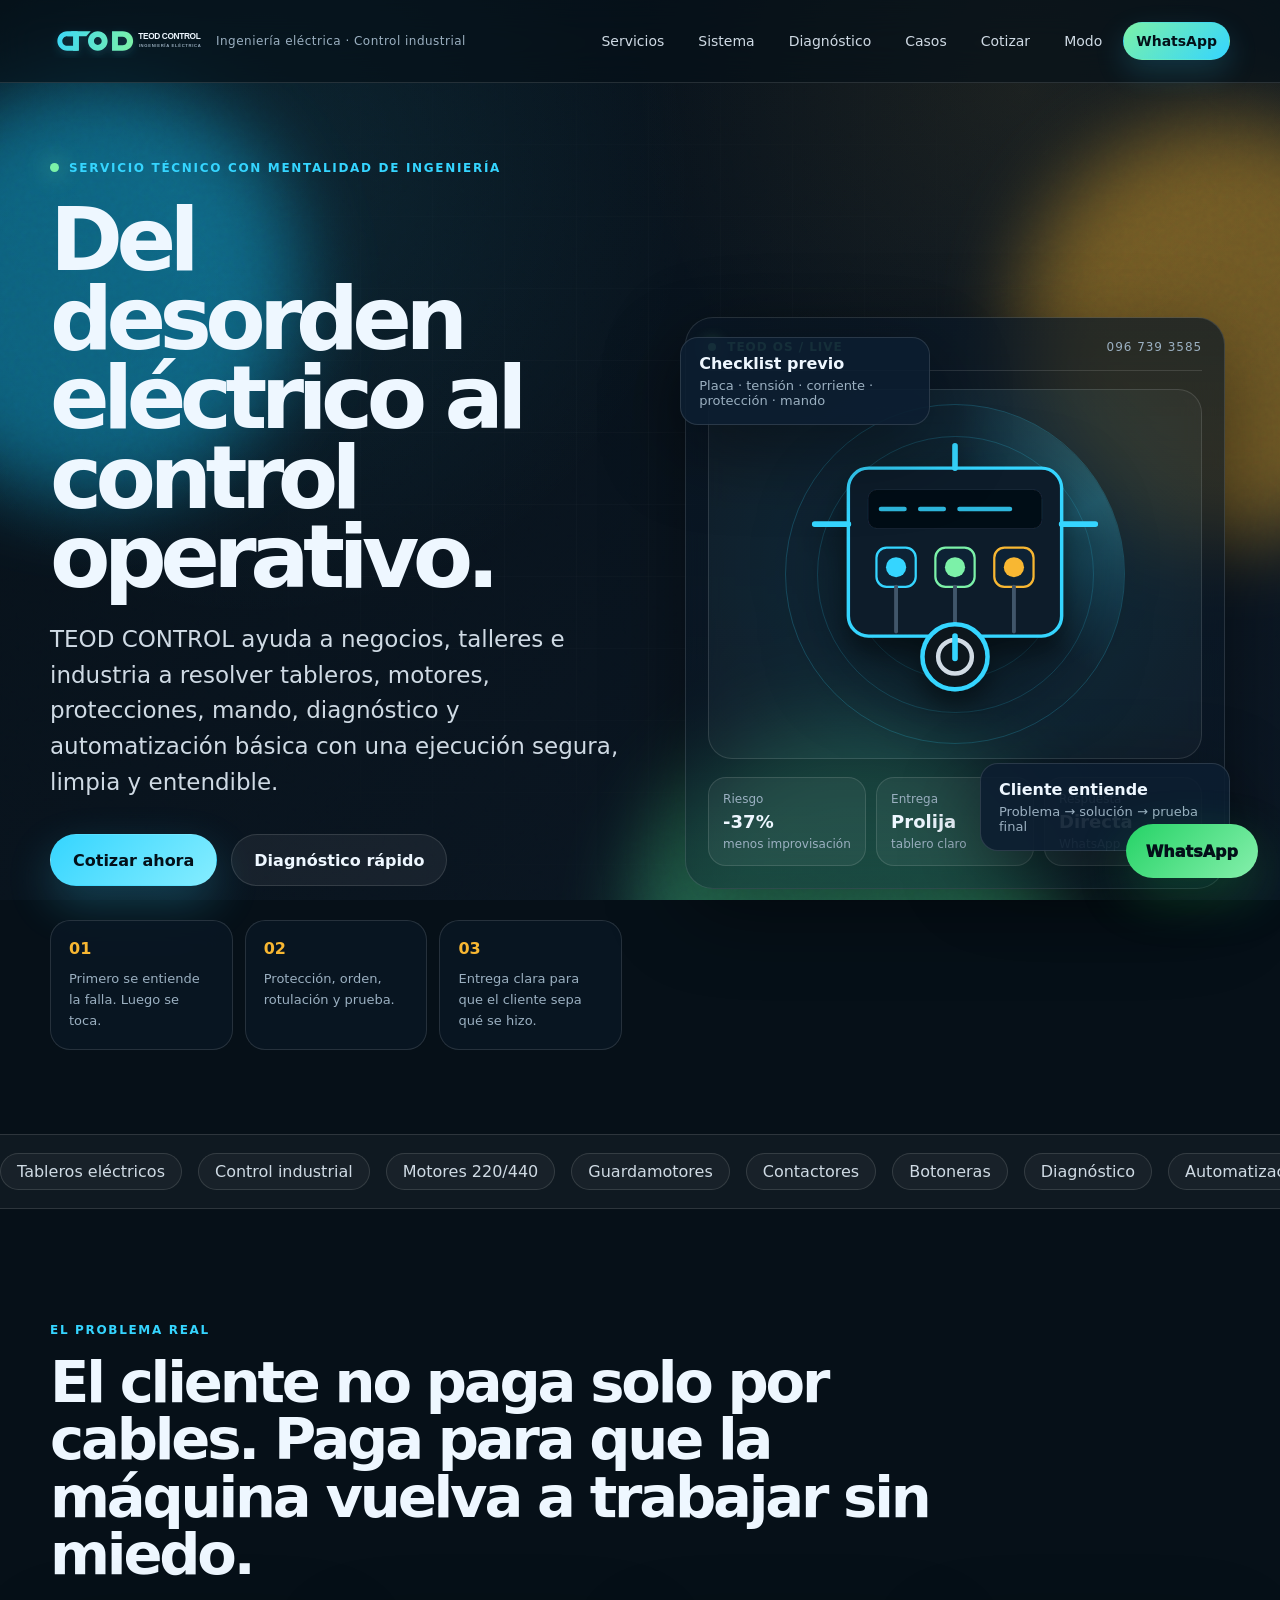
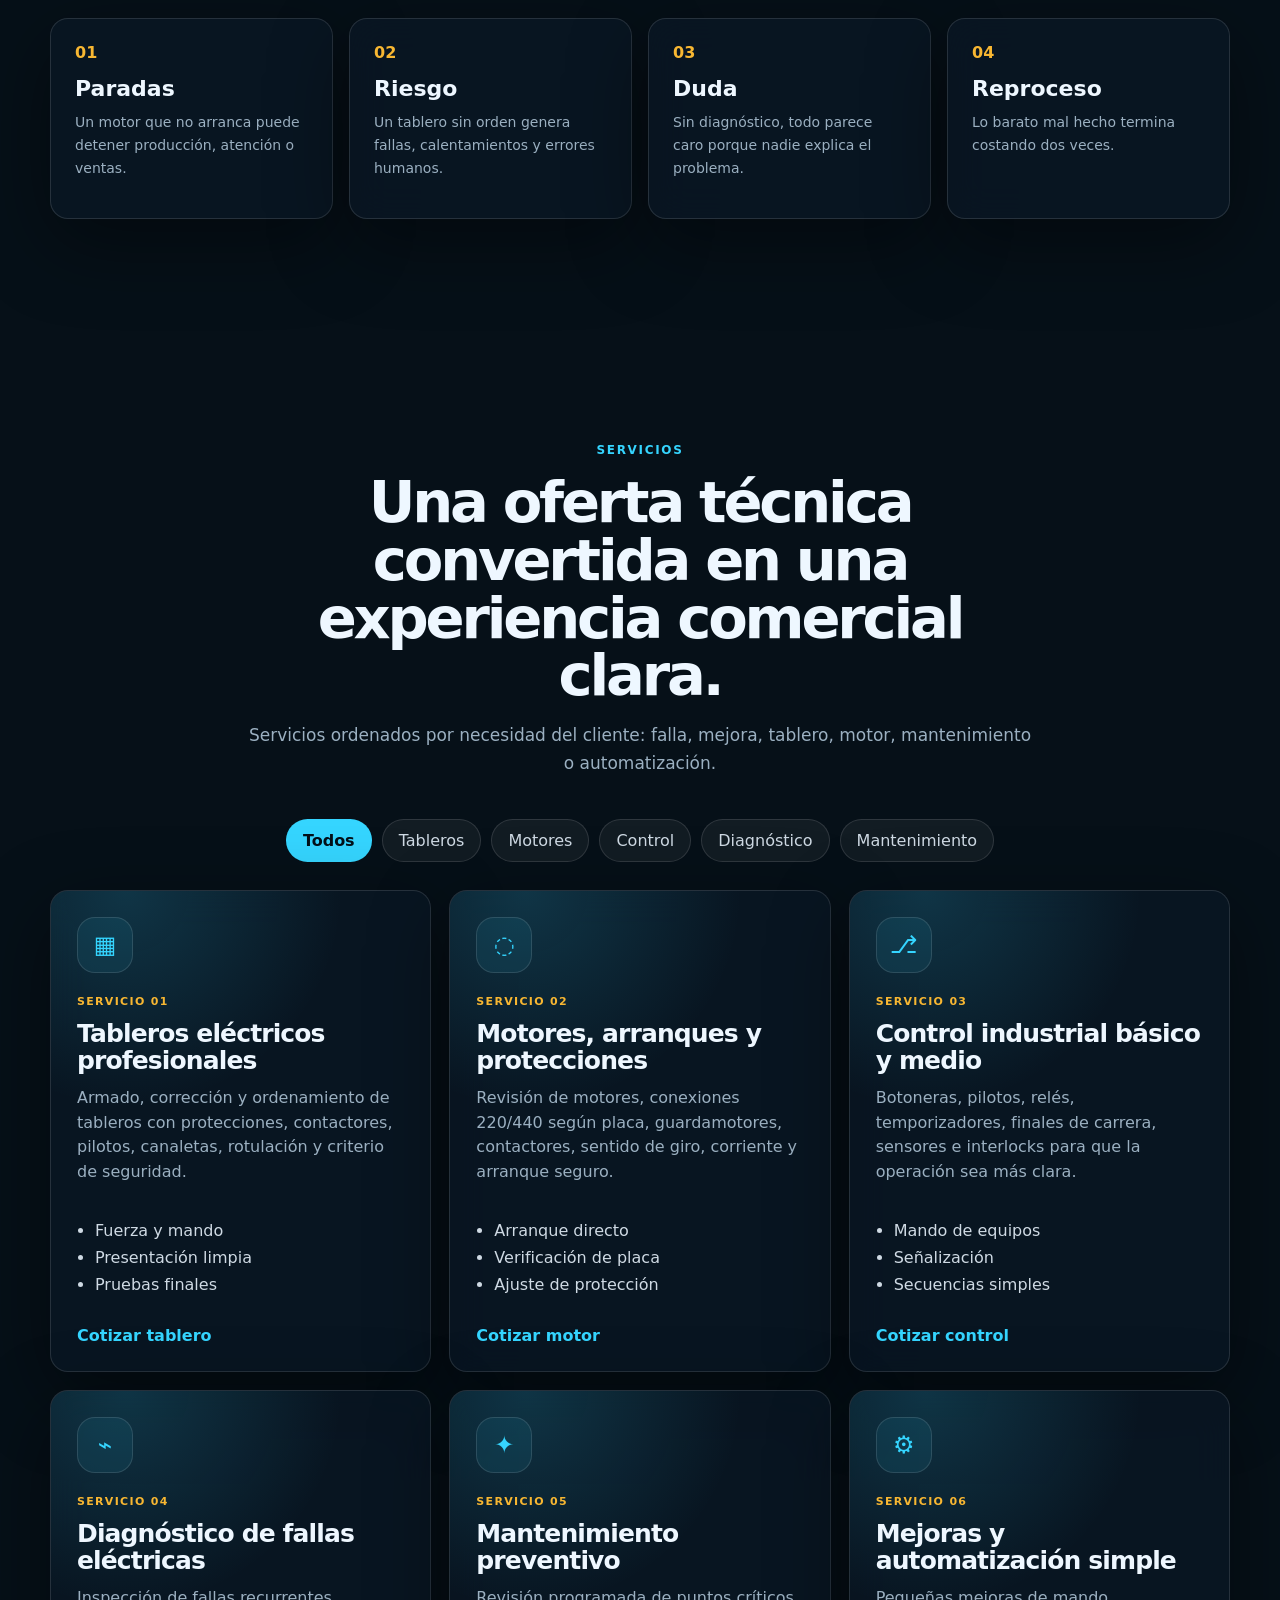
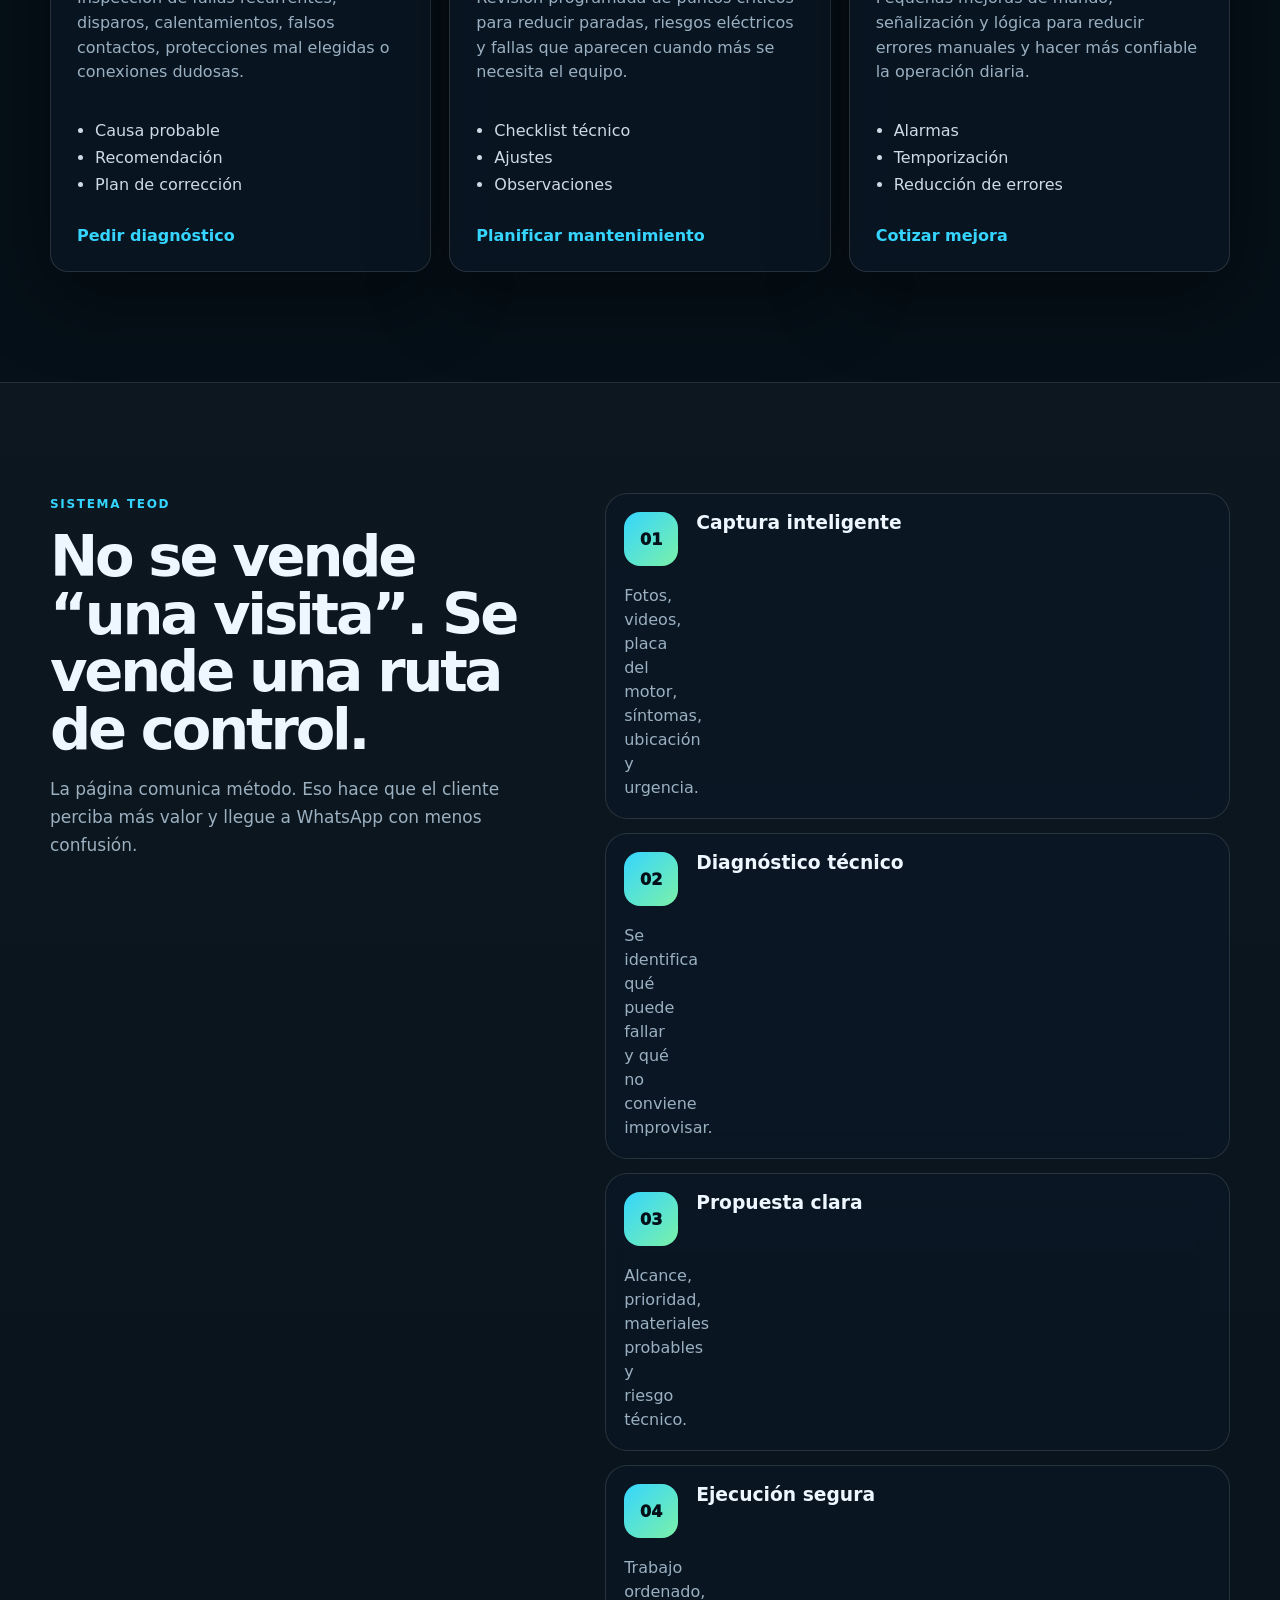
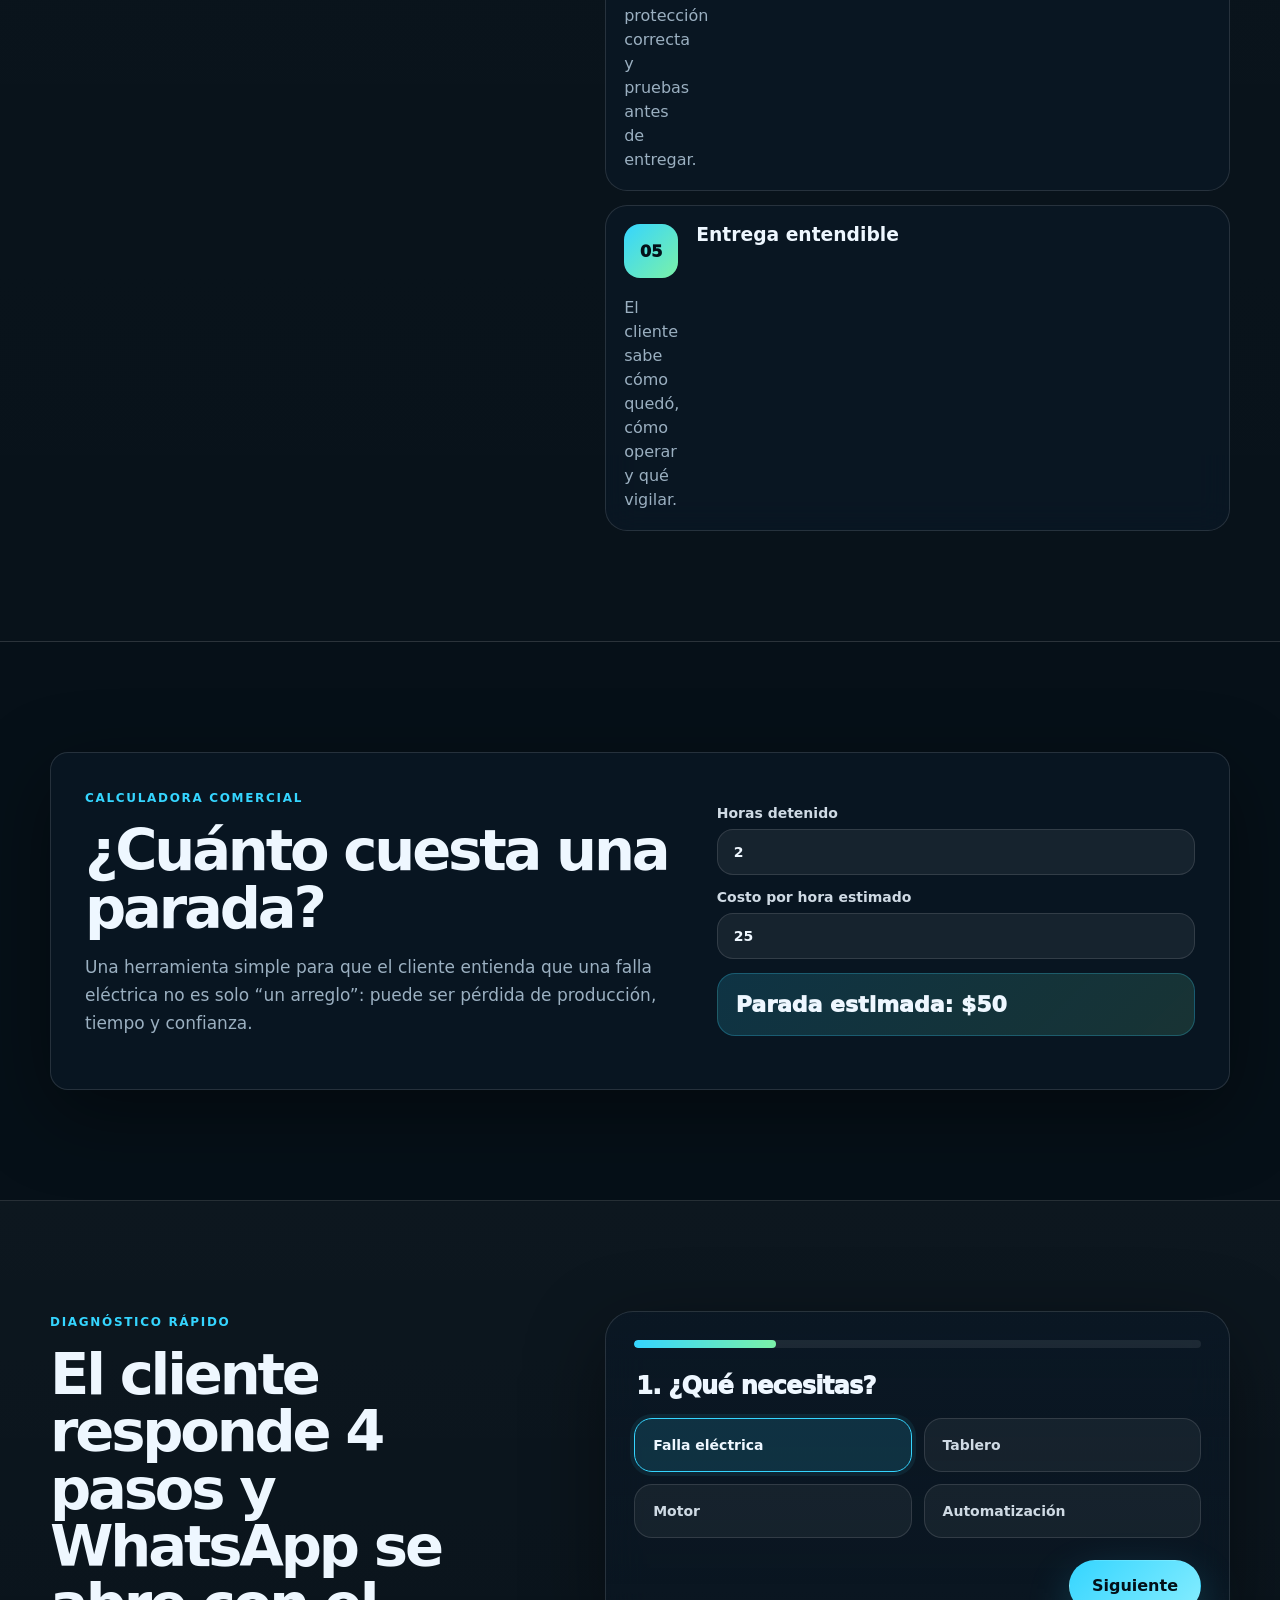
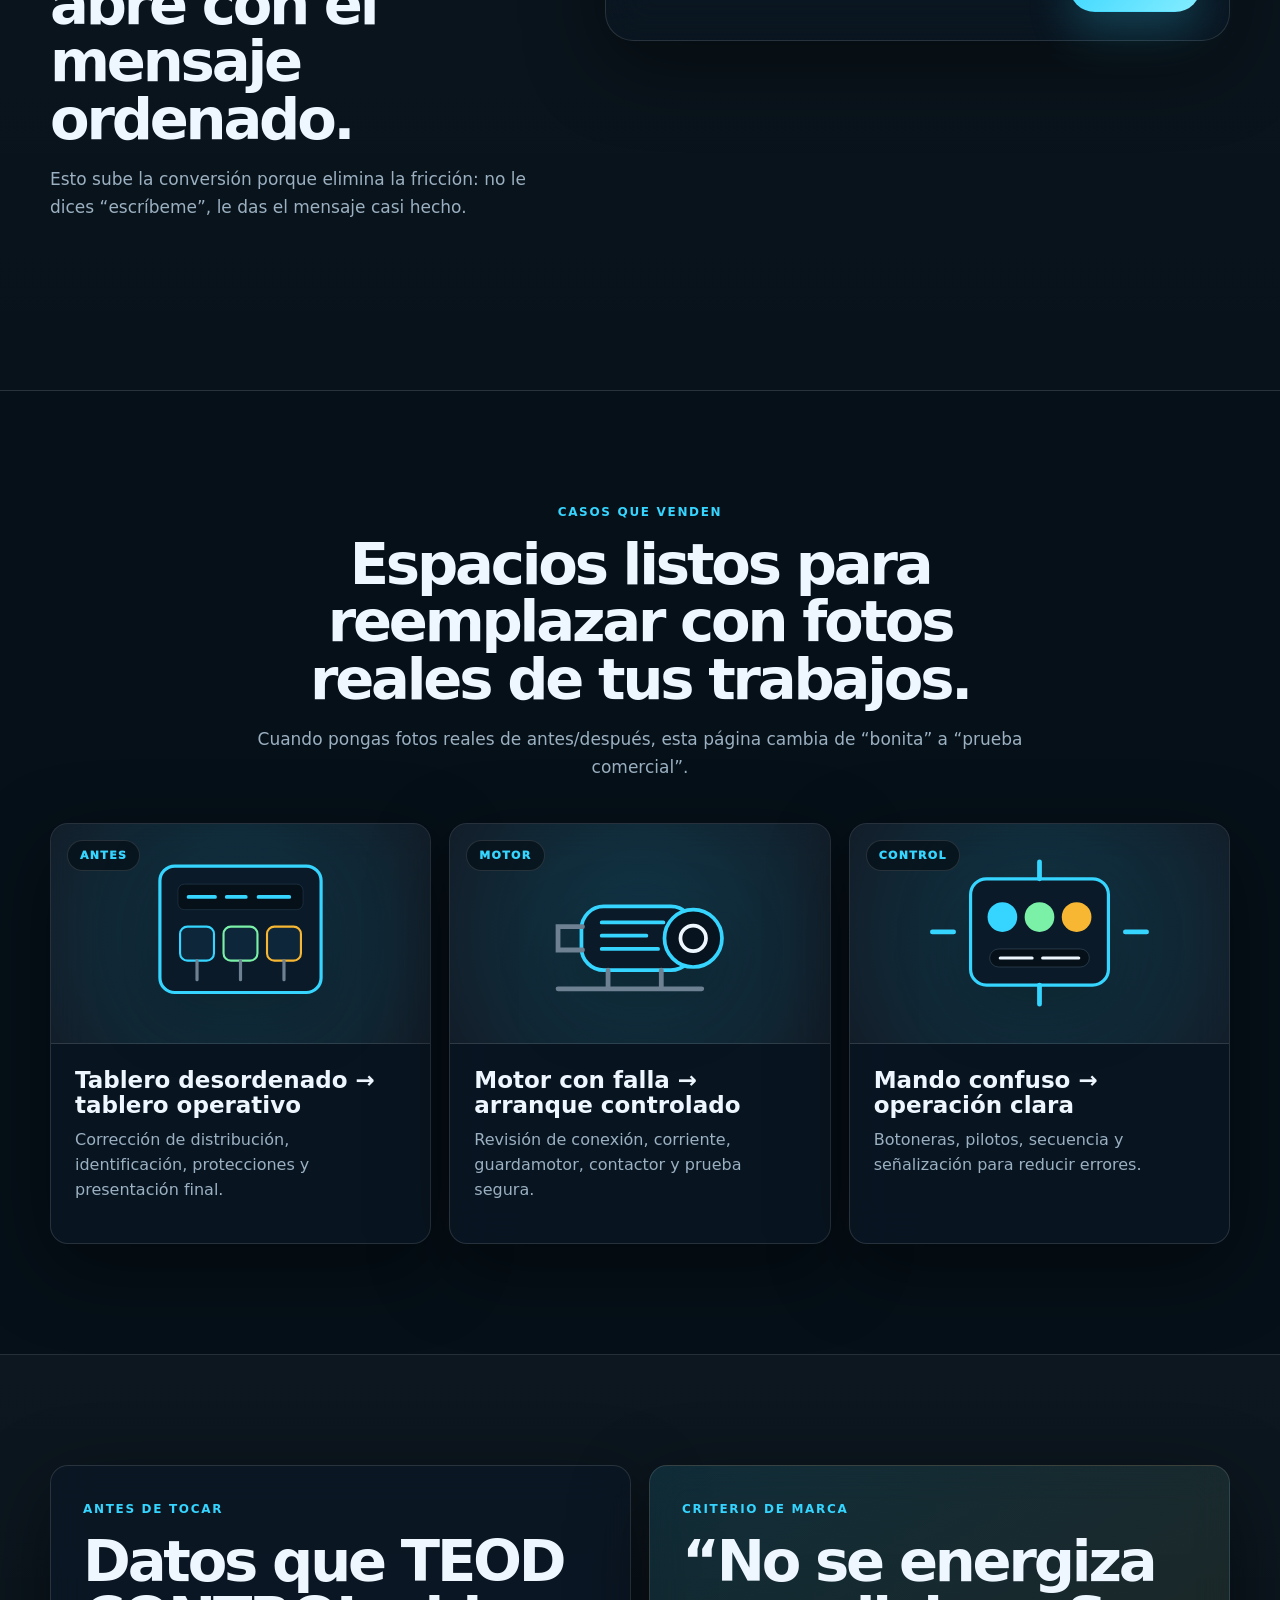
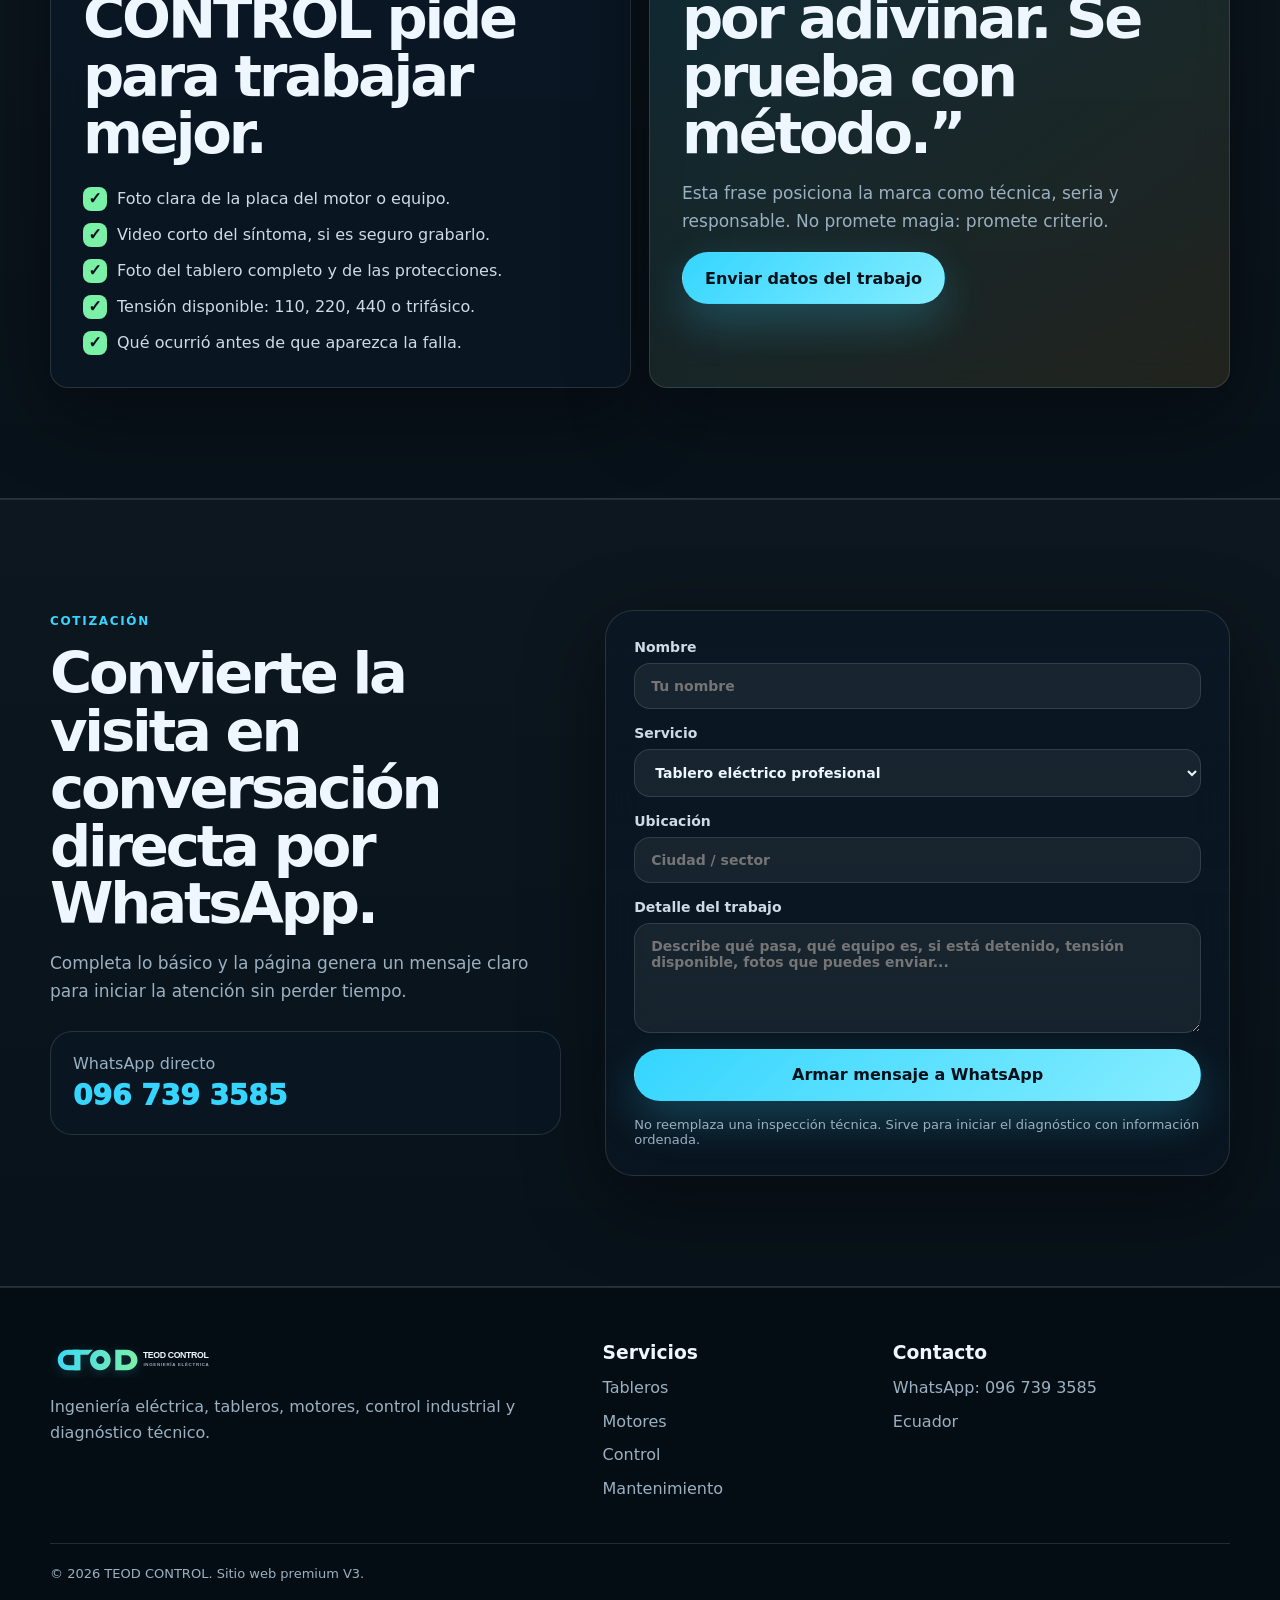
<file: index.html>
<!doctype html>
<html lang="es" data-theme="dark">
<head>
  <meta charset="utf-8" />
  <meta name="viewport" content="width=device-width, initial-scale=1" />
  <title>TEOD CONTROL | Ingeniería eléctrica, control industrial y tableros</title>
  <meta name="description" content="TEOD CONTROL diseña, corrige y optimiza tableros eléctricos, motores, control industrial, protecciones, diagnóstico técnico y mantenimiento con entrega profesional." />
  <meta name="theme-color" content="#061018" />
  <meta name="robots" content="index, follow" />
  <meta property="og:title" content="TEOD CONTROL | Del riesgo eléctrico al control operativo" />
  <meta property="og:description" content="Tableros, motores, protecciones, diagnóstico y automatización básica con criterio técnico y acabado profesional." />
  <meta property="og:type" content="website" />
  <meta property="og:image" content="assets/social-preview.svg" />
  <link rel="icon" href="assets/icon.svg" type="image/svg+xml" />
  <link rel="manifest" href="manifest.webmanifest" />
  <link rel="preload" as="image" href="assets/teod-mark.svg" />
  <link rel="stylesheet" href="styles.css" />
  <script defer src="main.js"></script>
  <script type="application/ld+json">
  {
    "@context": "https://schema.org",
    "@type": "Electrician",
    "name": "TEOD CONTROL",
    "description": "Servicios de ingeniería eléctrica, control industrial, tableros, motores, diagnóstico, mantenimiento y automatización básica.",
    "telephone": "+593967393585",
    "areaServed": "Ecuador",
    "url": "https://teodcontrol.com/",
    "priceRange": "$$",
    "knowsAbout": ["Tableros eléctricos", "Control industrial", "Motores eléctricos", "Guardamotores", "Contactores", "Automatización", "Diagnóstico eléctrico"],
    "sameAs": []
  }
  </script>
</head>
<body>
  <a class="skip-link" href="#contenido">Saltar al contenido</a>

  <div class="page-bg" aria-hidden="true">
    <span class="orb orb-a"></span>
    <span class="orb orb-b"></span>
    <span class="orb orb-c"></span>
    <div class="noise"></div>
    <div class="grid-lines"></div>
  </div>

  <header class="site-header" data-header>
    <nav class="nav shell" aria-label="Navegación principal">
      <a class="brand" href="#inicio" aria-label="TEOD CONTROL, inicio">
        <img src="assets/teod-logo.svg" alt="TEOD CONTROL" />
        <span>Ingeniería eléctrica · Control industrial</span>
      </a>
      <button class="nav-toggle" type="button" aria-label="Abrir menú" aria-expanded="false" data-nav-toggle>
        <span></span><span></span><span></span>
      </button>
      <div class="nav-links" data-nav-links>
        <a href="#servicios">Servicios</a>
        <a href="#sistema">Sistema</a>
        <a href="#diagnostico">Diagnóstico</a>
        <a href="#casos">Casos</a>
        <a href="#cotizar">Cotizar</a>
        <button class="theme-toggle" type="button" data-theme-toggle aria-label="Cambiar modo visual">Modo</button>
        <a class="nav-whatsapp" href="https://wa.me/593967393585?text=Hola%20TEOD%20CONTROL%2C%20quiero%20cotizar%20un%20trabajo%20t%C3%A9cnico." target="_blank" rel="noopener">WhatsApp</a>
      </div>
    </nav>
  </header>

  <main id="contenido">
    <section class="hero" id="inicio">
      <div class="shell hero-layout">
        <div class="hero-copy reveal">
          <div class="status-pill"><span></span> Servicio técnico con mentalidad de ingeniería</div>
          <h1>Del desorden eléctrico al control operativo.</h1>
          <p class="hero-lead">TEOD CONTROL ayuda a negocios, talleres e industria a resolver tableros, motores, protecciones, mando, diagnóstico y automatización básica con una ejecución segura, limpia y entendible.</p>
          <div class="hero-actions">
            <a class="btn btn-primary magnet" href="#cotizar">Cotizar ahora</a>
            <a class="btn btn-ghost" href="#diagnostico">Diagnóstico rápido</a>
          </div>
          <div class="trust-row" aria-label="Diferenciales principales">
            <article>
              <strong>01</strong>
              <span>Primero se entiende la falla. Luego se toca.</span>
            </article>
            <article>
              <strong>02</strong>
              <span>Protección, orden, rotulación y prueba.</span>
            </article>
            <article>
              <strong>03</strong>
              <span>Entrega clara para que el cliente sepa qué se hizo.</span>
            </article>
          </div>
        </div>

        <div class="hero-visual reveal" aria-label="Centro visual de diagnóstico y control">
          <div class="glass-panel command-panel" data-tilt>
            <div class="panel-topbar">
              <span class="live"><i></i> TEOD OS / LIVE</span>
              <span>096 739 3585</span>
            </div>
            <div class="radar-wrap">
              <div class="radar" aria-hidden="true">
                <span></span><span></span><span></span><span></span>
              </div>
              <img src="assets/control-core.svg" alt="Representación de tablero eléctrico, motor y señales de control" />
            </div>
            <div class="telemetry">
              <div><span>Riesgo</span><strong data-count="-37">-37%</strong><small>menos improvisación</small></div>
              <div><span>Entrega</span><strong>Prolija</strong><small>tablero claro</small></div>
              <div><span>Respuesta</span><strong>Directa</strong><small>WhatsApp</small></div>
            </div>
          </div>
          <div class="floating-card card-a">
            <b>Checklist previo</b>
            <span>Placa · tensión · corriente · protección · mando</span>
          </div>
          <div class="floating-card card-b">
            <b>Cliente entiende</b>
            <span>Problema → solución → prueba final</span>
          </div>
        </div>
      </div>
    </section>

    <section class="ticker" aria-label="Especialidades TEOD CONTROL">
      <div class="ticker-track">
        <span>Tableros eléctricos</span><span>Control industrial</span><span>Motores 220/440</span><span>Guardamotores</span><span>Contactores</span><span>Botoneras</span><span>Diagnóstico</span><span>Automatización básica</span><span>Mantenimiento</span><span>Protecciones</span>
        <span>Tableros eléctricos</span><span>Control industrial</span><span>Motores 220/440</span><span>Guardamotores</span><span>Contactores</span><span>Botoneras</span><span>Diagnóstico</span><span>Automatización básica</span><span>Mantenimiento</span><span>Protecciones</span>
      </div>
    </section>

    <section class="section shell pain-section reveal">
      <div class="section-kicker">El problema real</div>
      <h2>El cliente no paga solo por cables. Paga para que la máquina vuelva a trabajar sin miedo.</h2>
      <div class="pain-grid">
        <article><span>01</span><h3>Paradas</h3><p>Un motor que no arranca puede detener producción, atención o ventas.</p></article>
        <article><span>02</span><h3>Riesgo</h3><p>Un tablero sin orden genera fallas, calentamientos y errores humanos.</p></article>
        <article><span>03</span><h3>Duda</h3><p>Sin diagnóstico, todo parece caro porque nadie explica el problema.</p></article>
        <article><span>04</span><h3>Reproceso</h3><p>Lo barato mal hecho termina costando dos veces.</p></article>
      </div>
    </section>

    <section class="section" id="servicios">
      <div class="shell">
        <div class="section-head reveal">
          <span class="section-kicker">Servicios</span>
          <h2>Una oferta técnica convertida en una experiencia comercial clara.</h2>
          <p>Servicios ordenados por necesidad del cliente: falla, mejora, tablero, motor, mantenimiento o automatización.</p>
        </div>

        <div class="service-toolbar reveal" aria-label="Filtrar servicios">
          <button class="chip active" data-filter="all" type="button">Todos</button>
          <button class="chip" data-filter="tableros" type="button">Tableros</button>
          <button class="chip" data-filter="motores" type="button">Motores</button>
          <button class="chip" data-filter="control" type="button">Control</button>
          <button class="chip" data-filter="diagnostico" type="button">Diagnóstico</button>
          <button class="chip" data-filter="mantenimiento" type="button">Mantenimiento</button>
        </div>

        <div class="services-grid" data-services-grid>
          <article class="service-card reveal" data-category="tableros control">
            <div class="card-icon">▦</div>
            <span>Servicio 01</span>
            <h3>Tableros eléctricos profesionales</h3>
            <p>Armado, corrección y ordenamiento de tableros con protecciones, contactores, pilotos, canaletas, rotulación y criterio de seguridad.</p>
            <ul><li>Fuerza y mando</li><li>Presentación limpia</li><li>Pruebas finales</li></ul>
            <a href="#cotizar" data-service-link="Tablero eléctrico profesional">Cotizar tablero</a>
          </article>
          <article class="service-card reveal" data-category="motores diagnostico">
            <div class="card-icon">◌</div>
            <span>Servicio 02</span>
            <h3>Motores, arranques y protecciones</h3>
            <p>Revisión de motores, conexiones 220/440 según placa, guardamotores, contactores, sentido de giro, corriente y arranque seguro.</p>
            <ul><li>Arranque directo</li><li>Verificación de placa</li><li>Ajuste de protección</li></ul>
            <a href="#cotizar" data-service-link="Motor, arranque o protección">Cotizar motor</a>
          </article>
          <article class="service-card reveal" data-category="control tableros">
            <div class="card-icon">⎇</div>
            <span>Servicio 03</span>
            <h3>Control industrial básico y medio</h3>
            <p>Botoneras, pilotos, relés, temporizadores, finales de carrera, sensores e interlocks para que la operación sea más clara.</p>
            <ul><li>Mando de equipos</li><li>Señalización</li><li>Secuencias simples</li></ul>
            <a href="#cotizar" data-service-link="Control industrial">Cotizar control</a>
          </article>
          <article class="service-card reveal" data-category="diagnostico mantenimiento">
            <div class="card-icon">⌁</div>
            <span>Servicio 04</span>
            <h3>Diagnóstico de fallas eléctricas</h3>
            <p>Inspección de fallas recurrentes, disparos, calentamientos, falsos contactos, protecciones mal elegidas o conexiones dudosas.</p>
            <ul><li>Causa probable</li><li>Recomendación</li><li>Plan de corrección</li></ul>
            <a href="#cotizar" data-service-link="Diagnóstico de falla eléctrica">Pedir diagnóstico</a>
          </article>
          <article class="service-card reveal" data-category="mantenimiento diagnostico">
            <div class="card-icon">✦</div>
            <span>Servicio 05</span>
            <h3>Mantenimiento preventivo</h3>
            <p>Revisión programada de puntos críticos para reducir paradas, riesgos eléctricos y fallas que aparecen cuando más se necesita el equipo.</p>
            <ul><li>Checklist técnico</li><li>Ajustes</li><li>Observaciones</li></ul>
            <a href="#cotizar" data-service-link="Mantenimiento preventivo">Planificar mantenimiento</a>
          </article>
          <article class="service-card reveal" data-category="control diagnostico">
            <div class="card-icon">⚙</div>
            <span>Servicio 06</span>
            <h3>Mejoras y automatización simple</h3>
            <p>Pequeñas mejoras de mando, señalización y lógica para reducir errores manuales y hacer más confiable la operación diaria.</p>
            <ul><li>Alarmas</li><li>Temporización</li><li>Reducción de errores</li></ul>
            <a href="#cotizar" data-service-link="Automatización o mejora técnica">Cotizar mejora</a>
          </article>
        </div>
      </div>
    </section>

    <section class="section system-section" id="sistema">
      <div class="shell system-layout">
        <div class="section-head left reveal">
          <span class="section-kicker">Sistema TEOD</span>
          <h2>No se vende “una visita”. Se vende una ruta de control.</h2>
          <p>La página comunica método. Eso hace que el cliente perciba más valor y llegue a WhatsApp con menos confusión.</p>
        </div>
        <div class="timeline reveal" aria-label="Proceso de trabajo TEOD CONTROL">
          <article><span>01</span><h3>Captura inteligente</h3><p>Fotos, videos, placa del motor, síntomas, ubicación y urgencia.</p></article>
          <article><span>02</span><h3>Diagnóstico técnico</h3><p>Se identifica qué puede fallar y qué no conviene improvisar.</p></article>
          <article><span>03</span><h3>Propuesta clara</h3><p>Alcance, prioridad, materiales probables y riesgo técnico.</p></article>
          <article><span>04</span><h3>Ejecución segura</h3><p>Trabajo ordenado, protección correcta y pruebas antes de entregar.</p></article>
          <article><span>05</span><h3>Entrega entendible</h3><p>El cliente sabe cómo quedó, cómo operar y qué vigilar.</p></article>
        </div>
      </div>
    </section>

    <section class="section shell calculator-section reveal">
      <div class="calculator-card">
        <div>
          <span class="section-kicker">Calculadora comercial</span>
          <h2>¿Cuánto cuesta una parada?</h2>
          <p>Una herramienta simple para que el cliente entienda que una falla eléctrica no es solo “un arreglo”: puede ser pérdida de producción, tiempo y confianza.</p>
        </div>
        <form class="mini-calculator" data-calculator>
          <label>Horas detenido
            <input type="number" min="0" step="0.5" value="2" name="hours" />
          </label>
          <label>Costo por hora estimado
            <input type="number" min="0" step="1" value="25" name="cost" />
          </label>
          <output data-calculator-output>Parada estimada: $50</output>
        </form>
      </div>
    </section>

    <section class="section diagnostic-section" id="diagnostico">
      <div class="shell diagnostic-layout">
        <div class="section-head left reveal">
          <span class="section-kicker">Diagnóstico rápido</span>
          <h2>El cliente responde 4 pasos y WhatsApp se abre con el mensaje ordenado.</h2>
          <p>Esto sube la conversión porque elimina la fricción: no le dices “escríbeme”, le das el mensaje casi hecho.</p>
        </div>

        <form class="wizard glass-panel reveal" data-wizard>
          <div class="wizard-progress"><span data-progress-bar></span></div>
          <fieldset class="wizard-step active" data-step="1">
            <legend>1. ¿Qué necesitas?</legend>
            <div class="option-grid">
              <label><input type="radio" name="need" value="Tengo una falla eléctrica" checked /> <span>Falla eléctrica</span></label>
              <label><input type="radio" name="need" value="Necesito armar o corregir un tablero" /> <span>Tablero</span></label>
              <label><input type="radio" name="need" value="Tengo problema con un motor" /> <span>Motor</span></label>
              <label><input type="radio" name="need" value="Quiero automatizar o mejorar un control" /> <span>Automatización</span></label>
            </div>
          </fieldset>
          <fieldset class="wizard-step" data-step="2">
            <legend>2. ¿Qué tan urgente es?</legend>
            <div class="option-grid">
              <label><input type="radio" name="urgency" value="Urgente: equipo detenido" checked /> <span>Equipo detenido</span></label>
              <label><input type="radio" name="urgency" value="Importante: falla intermitente" /> <span>Falla intermitente</span></label>
              <label><input type="radio" name="urgency" value="Preventivo: quiero evitar fallas" /> <span>Preventivo</span></label>
              <label><input type="radio" name="urgency" value="Mejora: quiero optimizar" /> <span>Mejora</span></label>
            </div>
          </fieldset>
          <fieldset class="wizard-step" data-step="3">
            <legend>3. ¿Qué equipo está involucrado?</legend>
            <div class="option-grid">
              <label><input type="radio" name="equipment" value="Tablero eléctrico" checked /> <span>Tablero</span></label>
              <label><input type="radio" name="equipment" value="Motor eléctrico" /> <span>Motor</span></label>
              <label><input type="radio" name="equipment" value="Máquina o proceso" /> <span>Máquina</span></label>
              <label><input type="radio" name="equipment" value="Instalación eléctrica" /> <span>Instalación</span></label>
            </div>
          </fieldset>
          <fieldset class="wizard-step" data-step="4">
            <legend>4. Describe el síntoma</legend>
            <textarea name="symptom" rows="4" placeholder="Ejemplo: el motor intenta arrancar, se escucha ruido y se dispara la protección..."></textarea>
          </fieldset>
          <div class="wizard-actions">
            <button class="btn btn-ghost" type="button" data-prev>Anterior</button>
            <button class="btn btn-primary" type="button" data-next>Siguiente</button>
            <a class="btn btn-whatsapp hidden" data-wizard-wa target="_blank" rel="noopener">Enviar por WhatsApp</a>
          </div>
        </form>
      </div>
    </section>

    <section class="section shell cases-section" id="casos">
      <div class="section-head reveal">
        <span class="section-kicker">Casos que venden</span>
        <h2>Espacios listos para reemplazar con fotos reales de tus trabajos.</h2>
        <p>Cuando pongas fotos reales de antes/después, esta página cambia de “bonita” a “prueba comercial”.</p>
      </div>
      <div class="case-grid">
        <article class="case-card reveal">
          <div class="case-visual"><span>ANTES</span><img src="assets/case-board.svg" alt="Ilustración de tablero eléctrico" /></div>
          <div><h3>Tablero desordenado → tablero operativo</h3><p>Corrección de distribución, identificación, protecciones y presentación final.</p></div>
        </article>
        <article class="case-card reveal">
          <div class="case-visual"><span>MOTOR</span><img src="assets/case-motor.svg" alt="Ilustración de motor eléctrico" /></div>
          <div><h3>Motor con falla → arranque controlado</h3><p>Revisión de conexión, corriente, guardamotor, contactor y prueba segura.</p></div>
        </article>
        <article class="case-card reveal">
          <div class="case-visual"><span>CONTROL</span><img src="assets/case-control.svg" alt="Ilustración de control industrial" /></div>
          <div><h3>Mando confuso → operación clara</h3><p>Botoneras, pilotos, secuencia y señalización para reducir errores.</p></div>
        </article>
      </div>
    </section>

    <section class="section authority-section">
      <div class="shell authority-grid">
        <div class="authority-card reveal">
          <span class="section-kicker">Antes de tocar</span>
          <h2>Datos que TEOD CONTROL pide para trabajar mejor.</h2>
          <ul class="checklist">
            <li>Foto clara de la placa del motor o equipo.</li>
            <li>Video corto del síntoma, si es seguro grabarlo.</li>
            <li>Foto del tablero completo y de las protecciones.</li>
            <li>Tensión disponible: 110, 220, 440 o trifásico.</li>
            <li>Qué ocurrió antes de que aparezca la falla.</li>
          </ul>
        </div>
        <div class="authority-card reveal strong">
          <span class="section-kicker">Criterio de marca</span>
          <h2>“No se energiza por adivinar. Se prueba con método.”</h2>
          <p>Esta frase posiciona la marca como técnica, seria y responsable. No promete magia: promete criterio.</p>
          <a class="btn btn-primary" href="#cotizar">Enviar datos del trabajo</a>
        </div>
      </div>
    </section>

    <section class="section cotizar-section" id="cotizar">
      <div class="shell quote-layout">
        <div class="quote-copy reveal">
          <span class="section-kicker">Cotización</span>
          <h2>Convierte la visita en conversación directa por WhatsApp.</h2>
          <p>Completa lo básico y la página genera un mensaje claro para iniciar la atención sin perder tiempo.</p>
          <div class="contact-card">
            <span>WhatsApp directo</span>
            <a href="https://wa.me/593967393585" target="_blank" rel="noopener">096 739 3585</a>
          </div>
        </div>

        <form class="quote-form glass-panel reveal" data-quote-form>
          <label>Nombre
            <input type="text" name="name" placeholder="Tu nombre" />
          </label>
          <label>Servicio
            <select name="service">
              <option>Tablero eléctrico profesional</option>
              <option>Motor, arranque o protección</option>
              <option>Control industrial</option>
              <option>Diagnóstico de falla eléctrica</option>
              <option>Mantenimiento preventivo</option>
              <option>Automatización o mejora técnica</option>
            </select>
          </label>
          <label>Ubicación
            <input type="text" name="location" placeholder="Ciudad / sector" />
          </label>
          <label>Detalle del trabajo
            <textarea name="details" rows="5" placeholder="Describe qué pasa, qué equipo es, si está detenido, tensión disponible, fotos que puedes enviar..."></textarea>
          </label>
          <button class="btn btn-primary" type="submit">Armar mensaje a WhatsApp</button>
          <p class="form-note">No reemplaza una inspección técnica. Sirve para iniciar el diagnóstico con información ordenada.</p>
        </form>
      </div>
    </section>
  </main>

  <footer class="site-footer">
    <div class="shell footer-grid">
      <div>
        <img src="assets/teod-logo.svg" alt="TEOD CONTROL" />
        <p>Ingeniería eléctrica, tableros, motores, control industrial y diagnóstico técnico.</p>
      </div>
      <div>
        <h3>Servicios</h3>
        <a href="#servicios">Tableros</a>
        <a href="#servicios">Motores</a>
        <a href="#servicios">Control</a>
        <a href="#servicios">Mantenimiento</a>
      </div>
      <div>
        <h3>Contacto</h3>
        <a href="https://wa.me/593967393585" target="_blank" rel="noopener">WhatsApp: 096 739 3585</a>
        <span>Ecuador</span>
      </div>
    </div>
    <div class="footer-bottom shell">© <span data-year></span> TEOD CONTROL. Sitio web premium V3.</div>
  </footer>

  <a class="float-wa" href="https://wa.me/593967393585?text=Hola%20TEOD%20CONTROL%2C%20quiero%20cotizar%20un%20trabajo%20t%C3%A9cnico." target="_blank" rel="noopener" aria-label="Contactar por WhatsApp">
    <span>WhatsApp</span>
  </a>
</body>
</html>
</file>
<file: styles.css>
:root {
  --bg: #061018;
  --bg-2: #0b1724;
  --panel: rgba(10, 24, 38, 0.72);
  --panel-strong: rgba(12, 30, 48, 0.92);
  --text: #eef7ff;
  --muted: #9bb0c1;
  --soft: #cfdae4;
  --line: rgba(255, 255, 255, 0.12);
  --accent: #35d5ff;
  --accent-2: #f8b732;
  --accent-3: #7bf1a8;
  --danger: #ff6b6b;
  --shadow: 0 24px 80px rgba(0, 0, 0, 0.42);
  --radius: 28px;
  --radius-sm: 18px;
  --shell: 1180px;
}

html[data-theme="light"] {
  --bg: #edf5fb;
  --bg-2: #ffffff;
  --panel: rgba(255, 255, 255, 0.76);
  --panel-strong: rgba(255, 255, 255, 0.94);
  --text: #061018;
  --muted: #506273;
  --soft: #203040;
  --line: rgba(6, 16, 24, 0.12);
  --shadow: 0 24px 80px rgba(35, 58, 82, 0.16);
}

* { box-sizing: border-box; }
html { scroll-behavior: smooth; }
body {
  margin: 0;
  font-family: Inter, ui-sans-serif, system-ui, -apple-system, BlinkMacSystemFont, "Segoe UI", sans-serif;
  color: var(--text);
  background: var(--bg);
  overflow-x: hidden;
}
body.nav-open { overflow: hidden; }
body::selection { background: rgba(53, 213, 255, .28); }
a { color: inherit; text-decoration: none; }
img { max-width: 100%; display: block; }
button, input, textarea, select { font: inherit; }
.shell { width: min(var(--shell), calc(100% - 40px)); margin-inline: auto; }
.section { padding: 110px 0; position: relative; }
.skip-link { position:absolute; left:-999px; top:20px; z-index:999; padding:12px 16px; background:var(--accent); color:#021017; border-radius:12px; }
.skip-link:focus { left:20px; }

.page-bg { position: fixed; inset: 0; z-index: -10; overflow: hidden; background: radial-gradient(circle at 20% 20%, rgba(53,213,255,.10), transparent 35%), radial-gradient(circle at 80% 10%, rgba(248,183,50,.08), transparent 30%), linear-gradient(135deg, var(--bg), var(--bg-2)); }
.noise { position:absolute; inset:0; opacity:.16; background-image: url("data:image/svg+xml,%3Csvg viewBox='0 0 200 200' xmlns='http://www.w3.org/2000/svg'%3E%3Cfilter id='n'%3E%3CfeTurbulence type='fractalNoise' baseFrequency='.8' numOctaves='3' stitchTiles='stitch'/%3E%3C/filter%3E%3Crect width='200' height='200' filter='url(%23n)' opacity='.45'/%3E%3C/svg%3E"); mix-blend-mode: overlay; }
.grid-lines { position:absolute; inset:0; opacity:.18; background-image: linear-gradient(var(--line) 1px, transparent 1px), linear-gradient(90deg, var(--line) 1px, transparent 1px); background-size: 72px 72px; mask-image: radial-gradient(circle at center, black 0%, transparent 70%); }
.orb { position:absolute; width:420px; aspect-ratio:1; border-radius:50%; filter: blur(40px); opacity:.42; animation: drift 14s ease-in-out infinite alternate; }
.orb-a { background: #13c8ff; left:-120px; top:80px; }
.orb-b { background: #f7b32b; right:-160px; top:120px; animation-delay: -4s; }
.orb-c { background: #50f1a0; left:50%; bottom:-240px; animation-delay: -8s; }
@keyframes drift { to { transform: translate3d(40px, -40px, 0) scale(1.08); } }

.site-header { position: sticky; top:0; z-index:50; background: rgba(6,16,24,.64); backdrop-filter: blur(18px); border-bottom: 1px solid var(--line); transition: background .2s, box-shadow .2s; }
html[data-theme="light"] .site-header { background: rgba(244, 249, 253, .74); }
.site-header.scrolled { box-shadow: 0 18px 50px rgba(0,0,0,.18); }
.nav { height:82px; display:flex; align-items:center; justify-content:space-between; gap:24px; }
.brand { display:flex; align-items:center; gap:14px; min-width: 250px; }
.brand img { width:152px; height:auto; }
.brand span { color: var(--muted); font-size:12px; letter-spacing:.04em; }
.nav-links { display:flex; align-items:center; gap:8px; }
.nav-links a, .theme-toggle { color: var(--soft); padding:10px 12px; border-radius:999px; font-size:14px; border:1px solid transparent; background: transparent; cursor:pointer; }
.nav-links a:hover, .theme-toggle:hover { border-color: var(--line); background: rgba(255,255,255,.05); }
.nav-whatsapp { background: linear-gradient(135deg, var(--accent-3), var(--accent)) !important; color:#031019 !important; font-weight:800; box-shadow: 0 12px 30px rgba(53,213,255,.18); }
.nav-toggle { display:none; width:44px; height:44px; border:1px solid var(--line); border-radius:14px; background:var(--panel); padding:10px; }
.nav-toggle span { display:block; height:2px; background:var(--text); margin:5px 0; border-radius:2px; }

.hero { min-height: calc(100vh - 82px); padding: 74px 0 84px; display:flex; align-items:center; position:relative; }
.hero-layout { display:grid; grid-template-columns: 1.02fr .98fr; gap:58px; align-items:center; }
.status-pill, .section-kicker { display:inline-flex; align-items:center; gap:10px; color:var(--accent); text-transform:uppercase; letter-spacing:.14em; font-size:12px; font-weight:800; }
.status-pill span { width:9px; height:9px; border-radius:99px; background:var(--accent-3); box-shadow:0 0 24px var(--accent-3); }
h1, h2, h3, p { margin-top:0; }
h1 { font-size: clamp(48px, 7vw, 88px); line-height:.9; letter-spacing:-.075em; margin: 24px 0 26px; max-width: 840px; }
.hero-lead { color:var(--soft); font-size: clamp(18px, 2vw, 23px); line-height:1.55; max-width: 700px; }
.hero-actions { display:flex; gap:14px; flex-wrap:wrap; margin:34px 0; }
.btn { display:inline-flex; align-items:center; justify-content:center; gap:10px; min-height:52px; padding: 0 22px; border-radius: 999px; border:1px solid var(--line); cursor:pointer; font-weight:850; transition: transform .2s, box-shadow .2s, border-color .2s; }
.btn:hover { transform: translateY(-2px); }
.btn-primary { background: linear-gradient(135deg, var(--accent), #85edff); color:#031019; border-color: transparent; box-shadow: 0 18px 45px rgba(53,213,255,.24); }
.btn-ghost { background: rgba(255,255,255,.06); color:var(--text); }
.btn-whatsapp { background:linear-gradient(135deg, #25D366, #86efac); color:#031019; border:0; }
.hidden { display:none !important; }
.trust-row { display:grid; grid-template-columns: repeat(3,1fr); gap:12px; }
.trust-row article { border:1px solid var(--line); background: var(--panel); backdrop-filter: blur(14px); padding:18px; border-radius: 20px; }
.trust-row strong { display:block; color:var(--accent-2); margin-bottom:10px; }
.trust-row span { color:var(--muted); font-size:13px; line-height:1.45; }

.hero-visual { position:relative; min-height: 620px; display:grid; place-items:center; perspective: 1200px; }
.glass-panel { border:1px solid var(--line); background: linear-gradient(180deg, var(--panel), rgba(10,24,38,.46)); box-shadow: var(--shadow); backdrop-filter: blur(20px); border-radius: var(--radius); }
.command-panel { width:min(540px, 100%); padding:22px; transform-style: preserve-3d; transition: transform .16s linear; }
.panel-topbar { display:flex; justify-content:space-between; gap:12px; color:var(--muted); font-size:12px; text-transform:uppercase; letter-spacing:.08em; border-bottom:1px solid var(--line); padding-bottom:16px; }
.live { color:var(--accent-3); font-weight:900; }
.live i { display:inline-block; width:8px; height:8px; background:var(--accent-3); border-radius:99px; margin-right:6px; box-shadow:0 0 16px var(--accent-3); }
.radar-wrap { position:relative; min-height:370px; display:grid; place-items:center; overflow:hidden; border-radius:24px; margin:18px 0; background: radial-gradient(circle at center, rgba(53,213,255,.12), rgba(255,255,255,.03)); border:1px solid var(--line); }
.radar { position:absolute; width:340px; aspect-ratio:1; border-radius:50%; border:1px solid rgba(53,213,255,.22); display:grid; place-items:center; }
.radar::before { content:""; position:absolute; inset:0; border-radius:inherit; background: conic-gradient(from 0deg, rgba(53,213,255,.0), rgba(53,213,255,.28), rgba(53,213,255,.0) 35%); animation: spin 5s linear infinite; }
.radar span { position:absolute; border:1px solid rgba(53,213,255,.20); border-radius:50%; }
.radar span:nth-child(1){ width:82%; height:82%; } .radar span:nth-child(2){ width:62%; height:62%; } .radar span:nth-child(3){ width:42%; height:42%; } .radar span:nth-child(4){ width:22%; height:22%; }
@keyframes spin { to { transform: rotate(360deg); } }
.radar-wrap img { width:82%; max-height:320px; position:relative; z-index:1; filter: drop-shadow(0 28px 40px rgba(0,0,0,.45)); }
.telemetry { display:grid; grid-template-columns: repeat(3,1fr); gap:10px; }
.telemetry div { padding:14px; border:1px solid var(--line); border-radius:18px; background:rgba(255,255,255,.05); }
.telemetry span, .telemetry small { color:var(--muted); font-size:12px; display:block; }
.telemetry strong { display:block; font-size:18px; margin:5px 0; }
.floating-card { position:absolute; border:1px solid var(--line); border-radius:18px; background: var(--panel-strong); box-shadow: var(--shadow); padding:16px 18px; max-width:250px; animation: bob 4s ease-in-out infinite alternate; }
.floating-card b, .floating-card span { display:block; }
.floating-card span { color:var(--muted); font-size:13px; margin-top:5px; }
.card-a { top:44px; left:0; } .card-b { right:0; bottom:62px; animation-delay:-1.7s; }
@keyframes bob { to { transform: translateY(-14px); } }

.ticker { border-block:1px solid var(--line); overflow:hidden; background:rgba(255,255,255,.04); }
.ticker-track { display:flex; width:max-content; gap:16px; padding:18px 0; animation: ticker 38s linear infinite; }
.ticker span { white-space:nowrap; padding:8px 16px; border:1px solid var(--line); border-radius:999px; color:var(--soft); background:rgba(255,255,255,.04); }
@keyframes ticker { to { transform: translateX(-50%); } }

.section-head { text-align:center; max-width: 790px; margin: 0 auto 42px; }
.section-head.left { text-align:left; margin-left:0; }
.section-head h2, .pain-section h2, .calculator-card h2, .authority-card h2, .quote-copy h2 { font-size: clamp(34px, 4.5vw, 58px); letter-spacing:-.055em; line-height:1; margin:16px 0; }
.section-head p, .pain-section p, .calculator-card p, .authority-card p, .quote-copy p { color:var(--muted); font-size:17px; line-height:1.65; }
.pain-section h2 { max-width: 980px; }
.pain-grid { display:grid; grid-template-columns: repeat(4,1fr); gap:16px; margin-top:34px; }
.pain-grid article, .service-card, .case-card, .authority-card, .calculator-card { border:1px solid var(--line); background:var(--panel); backdrop-filter:blur(18px); box-shadow: var(--shadow); border-radius: var(--radius-sm); }
.pain-grid article { padding:24px; }
.pain-grid span { color: var(--accent-2); font-weight:900; }
.pain-grid h3 { margin:14px 0 10px; font-size:22px; }
.pain-grid p { font-size:14px; }

.service-toolbar { display:flex; flex-wrap:wrap; gap:10px; justify-content:center; margin-bottom:28px; }
.chip { border:1px solid var(--line); color:var(--soft); background:rgba(255,255,255,.05); border-radius:999px; padding:11px 16px; cursor:pointer; transition: transform .2s, background .2s; }
.chip:hover { transform: translateY(-2px); }
.chip.active { background: var(--accent); color:#031019; border-color:transparent; font-weight:900; }
.services-grid { display:grid; grid-template-columns: repeat(3,1fr); gap:18px; }
.service-card { padding:26px; min-height:390px; display:flex; flex-direction:column; position:relative; overflow:hidden; transition: transform .22s, border-color .22s, opacity .2s; }
.service-card:hover { transform: translateY(-7px); border-color: rgba(53,213,255,.55); }
.service-card::before { content:""; position:absolute; inset:-1px; background: radial-gradient(circle at 20% 0%, rgba(53,213,255,.17), transparent 38%); pointer-events:none; }
.service-card > * { position:relative; }
.card-icon { width:56px; height:56px; display:grid; place-items:center; border-radius:18px; border:1px solid var(--line); color:var(--accent); background:rgba(53,213,255,.08); font-size:24px; margin-bottom:22px; }
.service-card span { color:var(--accent-2); text-transform:uppercase; letter-spacing:.12em; font-size:11px; font-weight:900; }
.service-card h3 { font-size:25px; letter-spacing:-.035em; line-height:1.08; margin:12px 0; }
.service-card p { color:var(--muted); line-height:1.55; }
.service-card ul { padding-left:18px; color:var(--soft); margin: 12px 0 24px; }
.service-card li { margin:8px 0; }
.service-card a { margin-top:auto; color:var(--accent); font-weight:900; }
.service-card.is-hidden { opacity:.14; transform: scale(.97); pointer-events:none; }

.system-section, .diagnostic-section, .authority-section, .cotizar-section { background: linear-gradient(180deg, rgba(255,255,255,.03), rgba(255,255,255,.01)); border-block:1px solid var(--line); }
.system-layout, .diagnostic-layout, .quote-layout { display:grid; grid-template-columns: .9fr 1.1fr; gap:44px; align-items:start; }
.timeline { display:grid; gap:14px; }
.timeline article { display:grid; grid-template-columns: 54px 1fr; gap:18px; padding:18px; border:1px solid var(--line); border-radius:22px; background:var(--panel); backdrop-filter:blur(16px); }
.timeline span { width:54px; height:54px; display:grid; place-items:center; border-radius:16px; color:#031019; background:linear-gradient(135deg, var(--accent), var(--accent-3)); font-weight:950; }
.timeline h3 { margin:0 0 6px; }
.timeline p { color:var(--muted); margin:0; line-height:1.5; }

.calculator-card { display:grid; grid-template-columns: 1fr .8fr; gap:34px; align-items:center; padding:34px; }
.mini-calculator { display:grid; gap:14px; }
label { display:grid; gap:8px; color:var(--soft); font-size:14px; font-weight:750; }
input, textarea, select { width:100%; border:1px solid var(--line); background:rgba(255,255,255,.06); color:var(--text); border-radius:16px; padding:14px 16px; outline:none; transition:border-color .2s, box-shadow .2s; }
html[data-theme="light"] input, html[data-theme="light"] textarea, html[data-theme="light"] select { background:rgba(255,255,255,.78); }
input:focus, textarea:focus, select:focus { border-color:var(--accent); box-shadow:0 0 0 4px rgba(53,213,255,.12); }
output { display:block; padding:18px; border-radius:18px; background:linear-gradient(135deg, rgba(53,213,255,.16), rgba(123,241,168,.14)); border:1px solid rgba(53,213,255,.25); font-size:22px; font-weight:950; }

.wizard { padding:28px; }
.wizard-progress { height:8px; background:rgba(255,255,255,.08); border-radius:99px; overflow:hidden; margin-bottom:24px; }
.wizard-progress span { display:block; height:100%; width:25%; background:linear-gradient(90deg, var(--accent), var(--accent-3)); border-radius:inherit; transition: width .25s; }
.wizard fieldset { border:0; padding:0; margin:0; display:none; }
.wizard fieldset.active { display:block; animation: fadeIn .24s ease-out; }
@keyframes fadeIn { from { opacity:0; transform: translateY(8px); } }
.wizard legend { font-size:24px; font-weight:950; margin-bottom:18px; letter-spacing:-.03em; }
.option-grid { display:grid; grid-template-columns: repeat(2,1fr); gap:12px; }
.option-grid label { cursor:pointer; }
.option-grid input { display:none; }
.option-grid span { display:block; padding:18px; border:1px solid var(--line); border-radius:18px; background:rgba(255,255,255,.05); transition:.2s; }
.option-grid input:checked + span { border-color:var(--accent); background:rgba(53,213,255,.14); color:var(--text); box-shadow:0 0 0 4px rgba(53,213,255,.08); }
.wizard-actions { display:flex; gap:12px; flex-wrap:wrap; justify-content:flex-end; margin-top:22px; }

.case-grid { display:grid; grid-template-columns: repeat(3,1fr); gap:18px; }
.case-card { overflow:hidden; }
.case-card > div:last-child { padding:24px; }
.case-card h3 { font-size:23px; line-height:1.1; margin-bottom:10px; }
.case-card p { color:var(--muted); line-height:1.55; }
.case-visual { position:relative; height:220px; display:grid; place-items:center; background: radial-gradient(circle at 50% 50%, rgba(53,213,255,.18), rgba(255,255,255,.04)); border-bottom:1px solid var(--line); }
.case-visual span { position:absolute; top:16px; left:16px; background:rgba(6,16,24,.72); border:1px solid var(--line); border-radius:999px; padding:8px 12px; font-size:11px; font-weight:950; letter-spacing:.12em; color:var(--accent); }
.case-visual img { width:70%; max-height:170px; filter: drop-shadow(0 20px 30px rgba(0,0,0,.28)); }

.authority-grid { display:grid; grid-template-columns: 1fr 1fr; gap:18px; }
.authority-card { padding:32px; }
.authority-card.strong { background: linear-gradient(145deg, rgba(53,213,255,.12), rgba(248,183,50,.10)); }
.checklist { list-style:none; padding:0; margin:24px 0 0; display:grid; gap:12px; }
.checklist li { color:var(--soft); padding-left:34px; position:relative; line-height:1.5; }
.checklist li::before { content:"✓"; position:absolute; left:0; top:0; width:24px; height:24px; display:grid; place-items:center; border-radius:8px; color:#031019; background:var(--accent-3); font-weight:950; }

.quote-copy { position:sticky; top:120px; }
.contact-card { margin-top:26px; border:1px solid var(--line); border-radius:22px; background:var(--panel); padding:22px; display:grid; gap:6px; }
.contact-card span { color:var(--muted); }
.contact-card a { font-size:28px; font-weight:950; color:var(--accent); }
.quote-form { padding:28px; display:grid; gap:16px; }
.form-note { color:var(--muted); font-size:13px; margin:0; }

.site-footer { border-top:1px solid var(--line); padding:54px 0 24px; background:rgba(0,0,0,.14); }
.footer-grid { display:grid; grid-template-columns: 1.4fr .7fr .9fr; gap:28px; }
.footer-grid img { width:160px; margin-bottom:16px; }
.footer-grid p, .footer-grid span, .footer-grid a { color:var(--muted); line-height:1.6; display:block; margin:8px 0; }
.footer-grid h3 { margin-bottom:12px; }
.footer-bottom { margin-top:34px; padding-top:22px; border-top:1px solid var(--line); color:var(--muted); font-size:13px; }
.float-wa { position:fixed; right:22px; bottom:22px; z-index:60; min-height:54px; padding:0 20px; display:flex; align-items:center; justify-content:center; border-radius:999px; background:linear-gradient(135deg, #25D366, #86efac); color:#031019; font-weight:950; box-shadow:0 18px 50px rgba(37,211,102,.25); }

.reveal { opacity:0; transform: translateY(24px); transition: opacity .7s ease, transform .7s ease; }
.reveal.is-visible { opacity:1; transform:none; }

@media (max-width: 980px) {
  .nav-toggle { display:block; }
  .nav-links { position:fixed; inset:82px 20px auto 20px; border:1px solid var(--line); background:var(--panel-strong); backdrop-filter:blur(20px); border-radius:24px; padding:18px; display:grid; transform: translateY(-12px); opacity:0; pointer-events:none; transition:.2s; }
  body.nav-open .nav-links { opacity:1; transform:none; pointer-events:auto; }
  .hero-layout, .system-layout, .diagnostic-layout, .quote-layout, .calculator-card, .authority-grid { grid-template-columns:1fr; }
  .hero { padding-top: 44px; }
  .hero-visual { min-height:500px; }
  .trust-row, .pain-grid, .services-grid, .case-grid, .footer-grid { grid-template-columns:1fr 1fr; }
  .quote-copy { position:relative; top:auto; }
}
@media (max-width: 640px) {
  .shell { width:min(100% - 28px, var(--shell)); }
  .section { padding:78px 0; }
  .brand span { display:none; }
  .brand img { width:135px; }
  .hero-visual { min-height: 430px; }
  .floating-card { position:relative; inset:auto; margin-top:12px; max-width:none; animation:none; }
  .trust-row, .pain-grid, .services-grid, .case-grid, .footer-grid, .telemetry, .option-grid { grid-template-columns:1fr; }
  .command-panel { padding:14px; }
  .radar-wrap { min-height:280px; }
  .panel-topbar { flex-direction:column; }
  .wizard-actions { justify-content:stretch; }
  .wizard-actions .btn { width:100%; }
  h1 { font-size: 52px; }
}
@media (prefers-reduced-motion: reduce) {
  *, *::before, *::after { animation-duration: .01ms !important; animation-iteration-count: 1 !important; scroll-behavior: auto !important; transition-duration: .01ms !important; }
}
</file>
